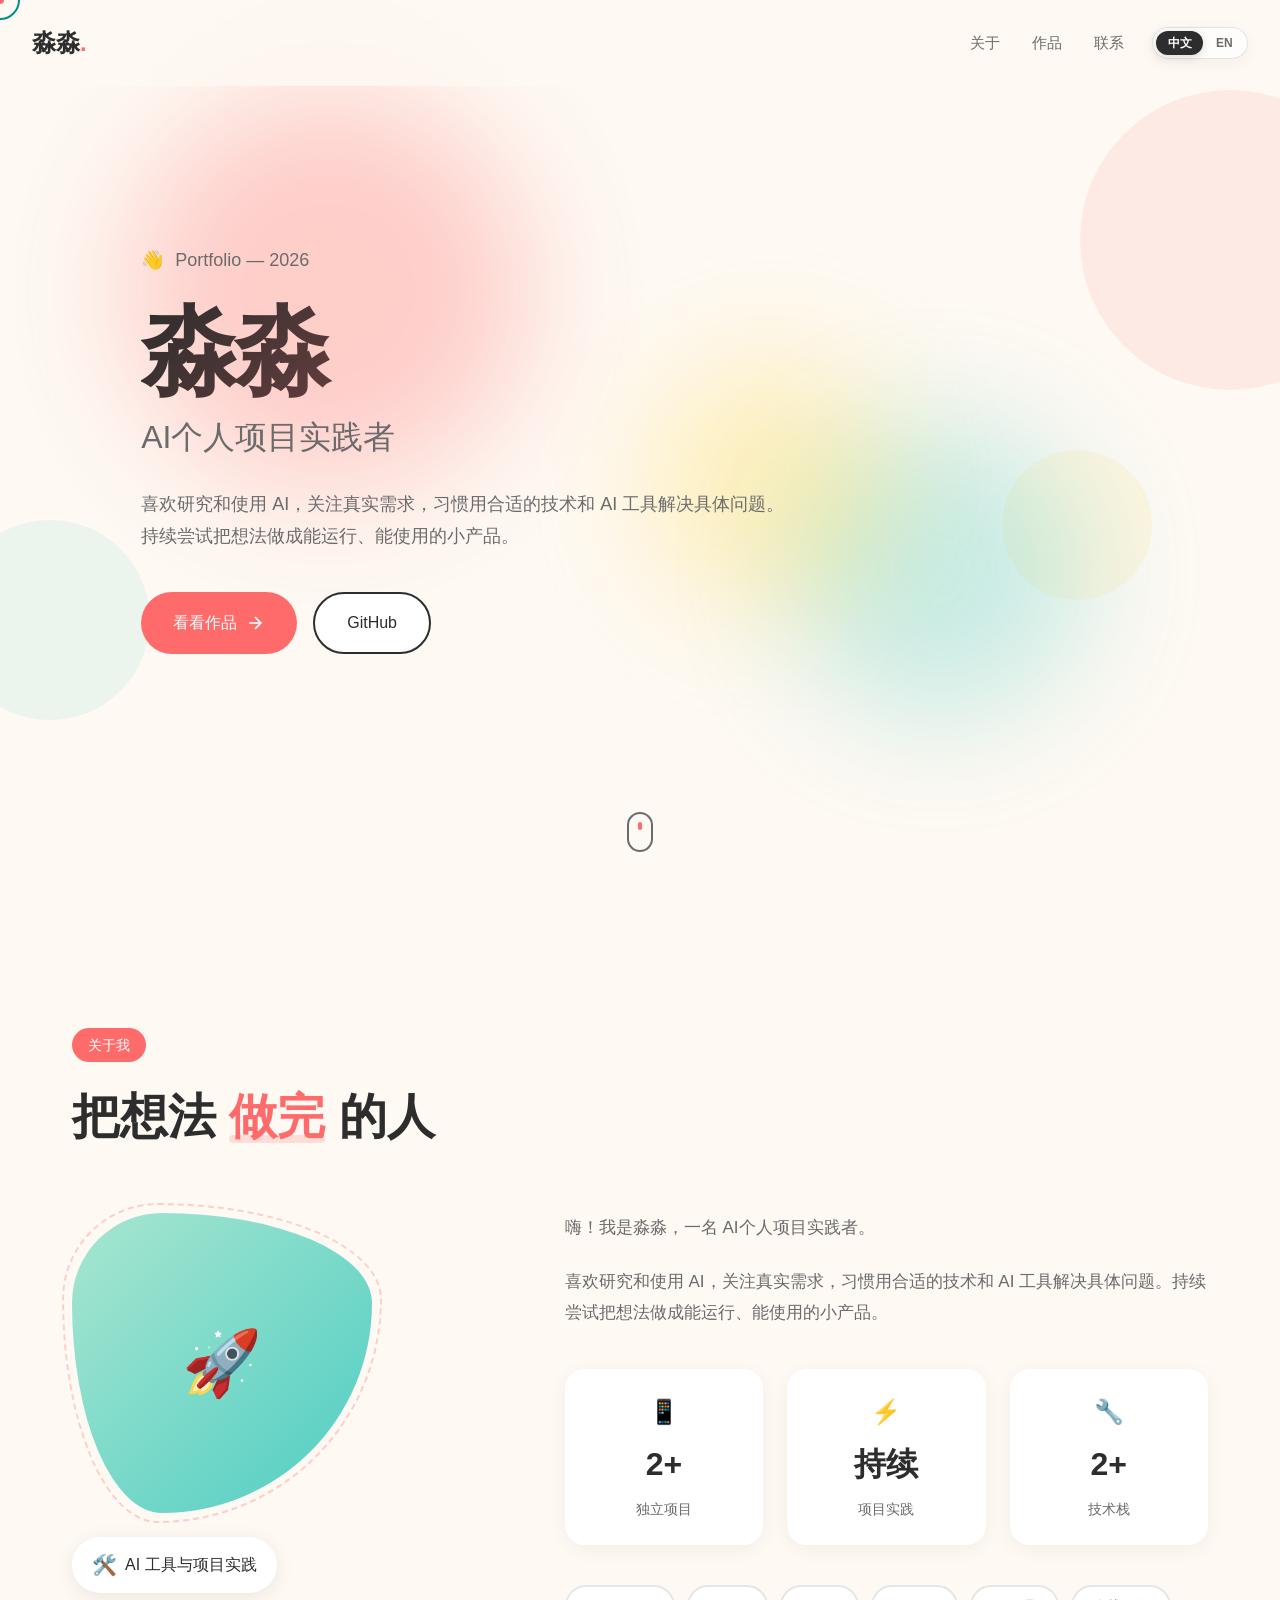
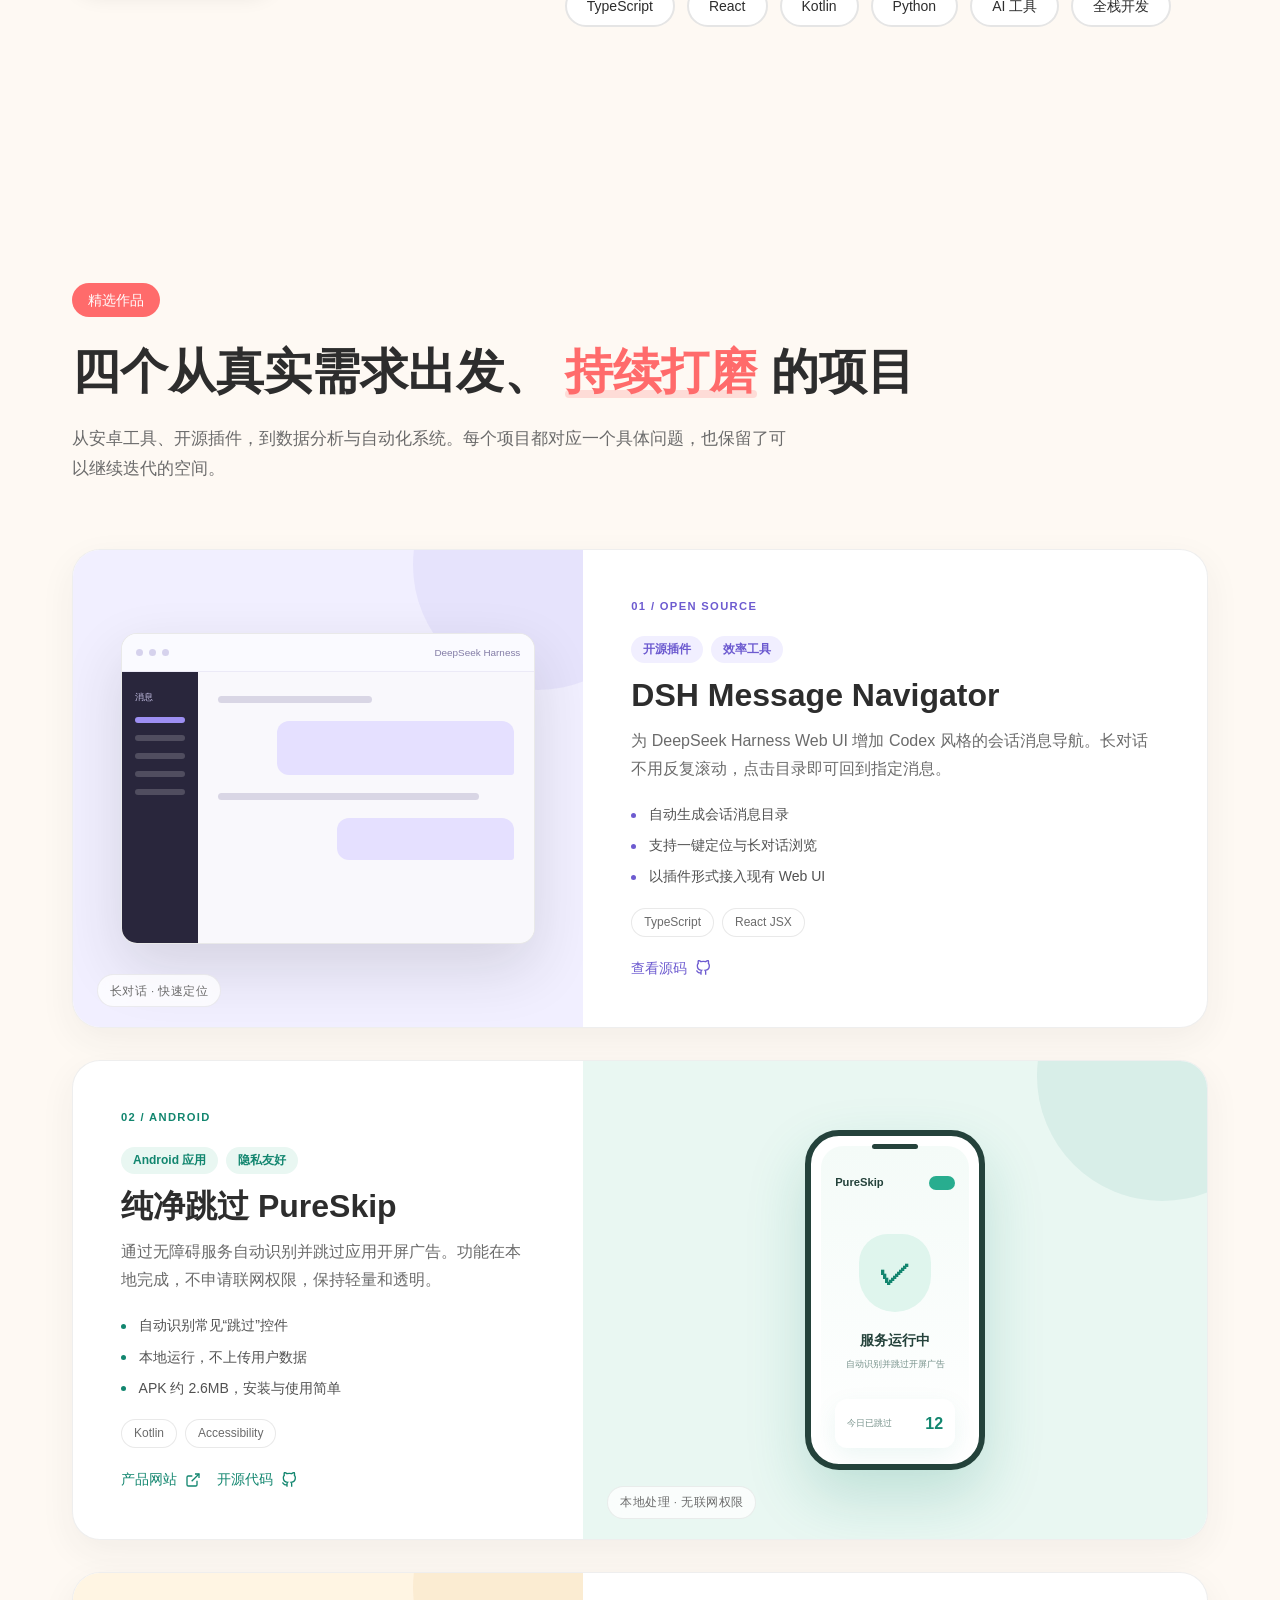
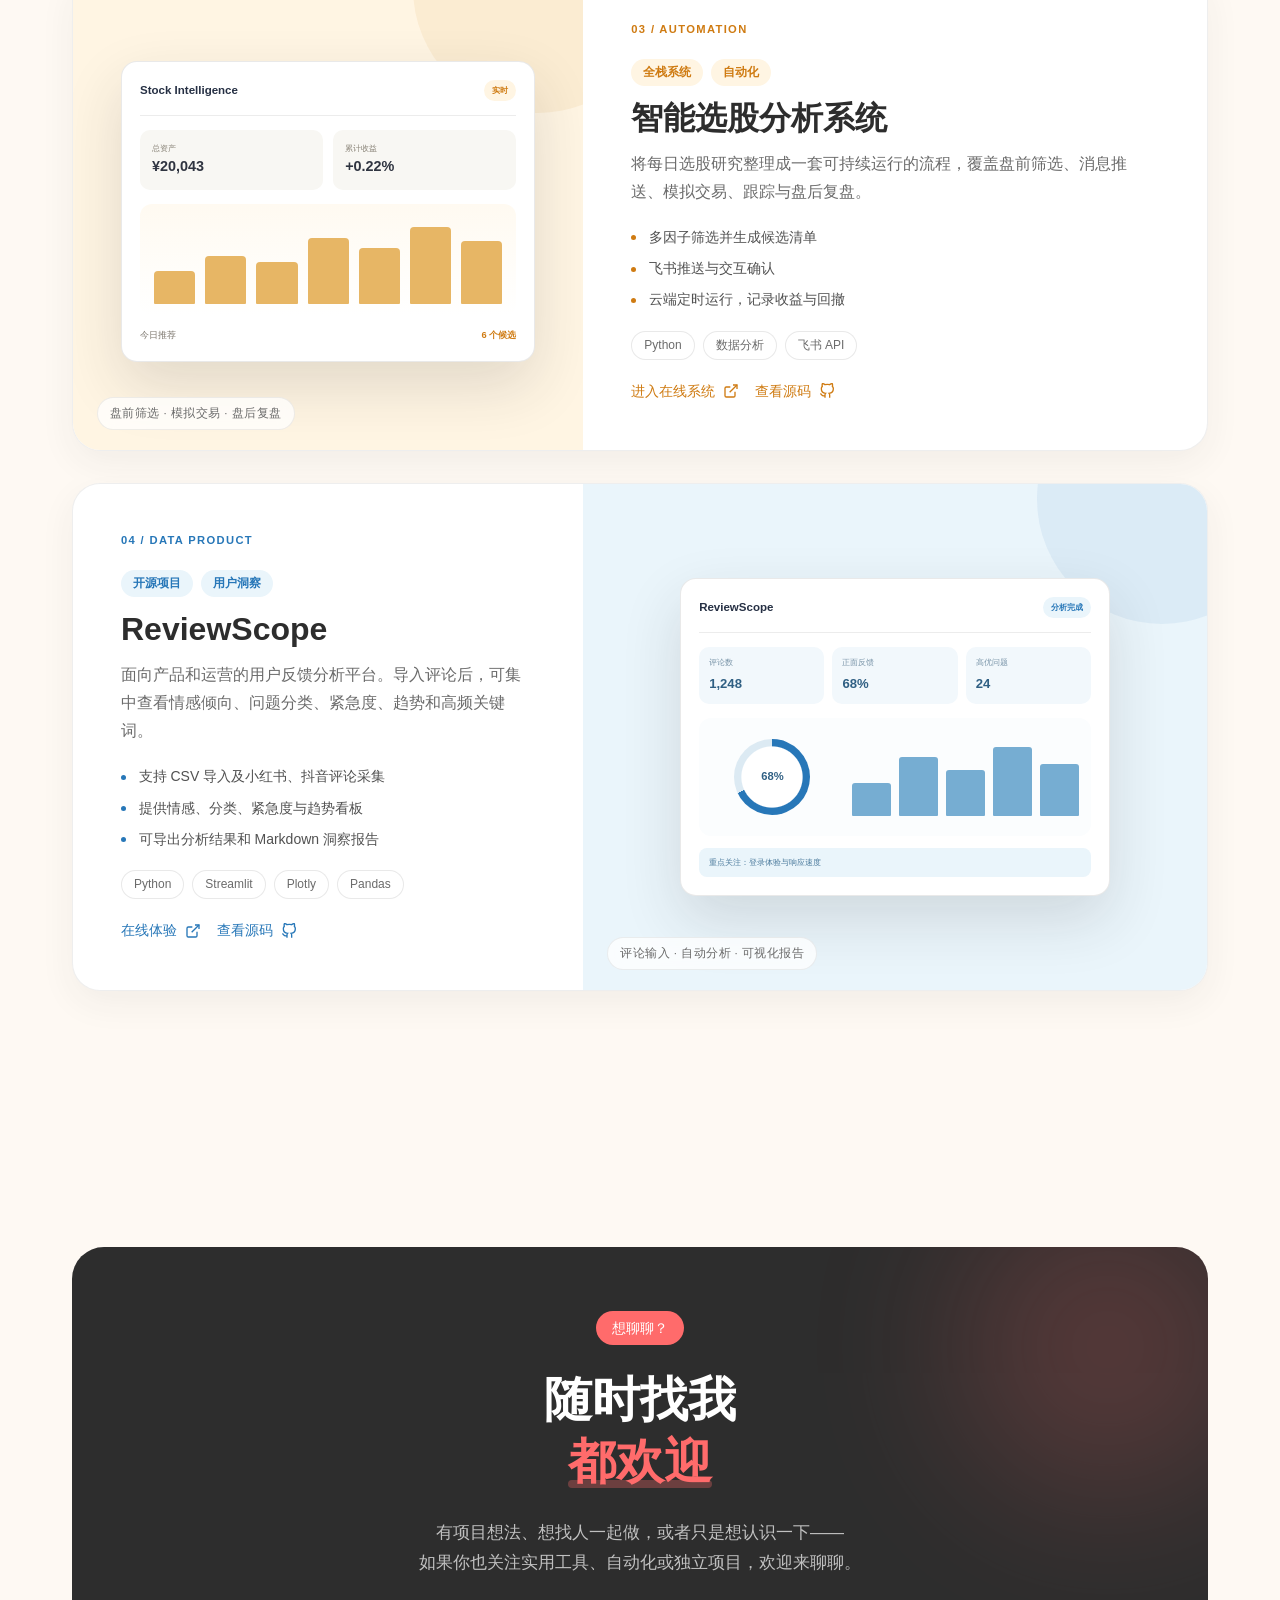
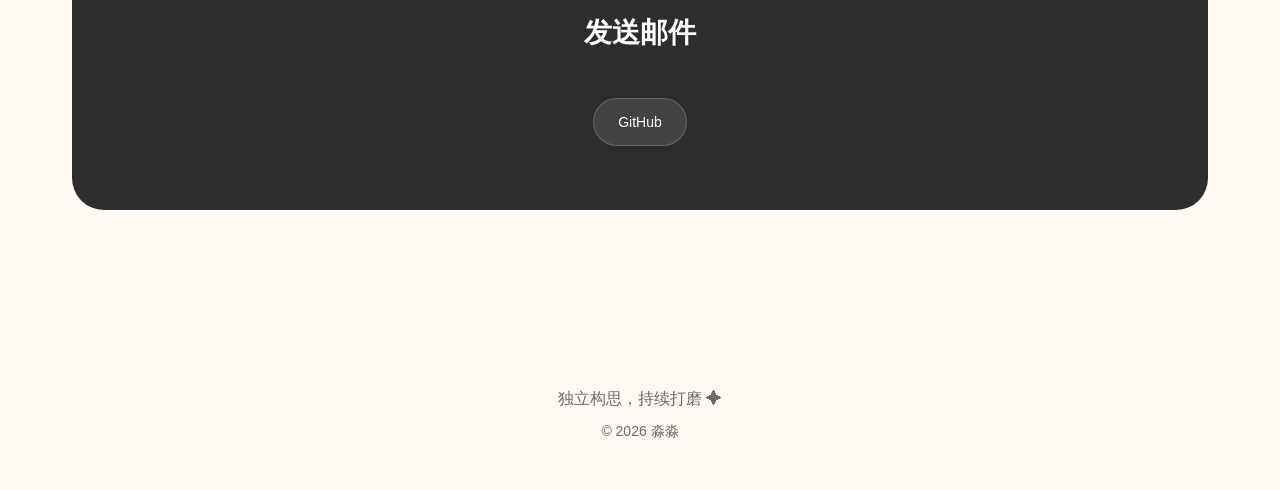
<file: index.html>
<!DOCTYPE html>
<html lang="zh-CN">
<head>
    <meta charset="UTF-8">
    <meta name="viewport" content="width=device-width, initial-scale=1.0">
    <title>淼淼 — 作品集</title>
    <meta name="description" content="淼淼的个人作品集：喜欢研究和使用 AI，关注真实需求，持续尝试把想法做成能运行、能使用的小产品。">
    <link rel="preconnect" href="https://fonts.googleapis.com">
    <link rel="preconnect" href="https://fonts.gstatic.com" crossorigin>
    <link href="https://fonts.googleapis.com/css2?family=Fraunces:ital,opsz,wght@0,9..144,400;0,9..144,600;0,9..144,900;1,9..144,500&family=Noto+Sans+SC:wght@300;400;500;700&display=swap" rel="stylesheet">
    <link rel="stylesheet" href="style.css">
</head>
<body>
    <!-- 鼠标形状跟随 -->
    <div class="cursor-shape"></div>
    <div class="cursor-dot"></div>

    <!-- 装饰元素 -->
    <div class="deco deco-1"></div>
    <div class="deco deco-2"></div>
    <div class="deco deco-3"></div>

    <!-- 导航栏 -->
    <nav class="nav">
        <a href="#" class="nav-logo"><span data-i18n="name">淼淼</span><span class="logo-dot">.</span></a>
        <div class="nav-actions">
            <div class="nav-menu">
                <a href="#about" class="nav-link" data-i18n="navAbout">关于</a>
                <a href="#work" class="nav-link" data-i18n="navWork">作品</a>
                <a href="#contact" class="nav-link" data-i18n="navContact">联系</a>
            </div>
            <div class="language-switch" role="group" aria-label="语言选择" data-i18n-aria="languageSwitch">
                <button type="button" class="language-option active" data-language="zh" aria-pressed="true">中文</button>
                <button type="button" class="language-option" data-language="en" aria-pressed="false">EN</button>
            </div>
        </div>
    </nav>

    <!-- Hero区 -->
    <section class="hero" id="hero">
        <div class="hero-bg">
            <div class="blob blob-1"></div>
            <div class="blob blob-2"></div>
            <div class="blob blob-3"></div>
        </div>
        <div class="hero-content">
            <div class="hero-greeting">
                <span class="wave">👋</span>
                <span>Portfolio — 2026</span>
            </div>
            <h1 class="hero-title">
                <span class="title-name" data-i18n="name">淼淼</span>
                <span class="title-role" data-i18n="heroRole">AI个人项目实践者</span>
            </h1>
            <p class="hero-desc">
                <span data-i18n="heroDesc1">喜欢研究和使用 AI，关注真实需求，习惯用合适的技术和 AI 工具解决具体问题。</span>
                <br>
                <span data-i18n="heroDesc2">持续尝试把想法做成能运行、能使用的小产品。</span>
            </p>
            <div class="hero-cta">
                <a href="#work" class="btn btn-primary">
                    <span data-i18n="viewWork">看看作品</span>
                    <svg width="20" height="20" viewBox="0 0 24 24" fill="none" stroke="currentColor" stroke-width="2">
                        <path d="M5 12h14M12 5l7 7-7 7"/>
                    </svg>
                </a>
                <a href="https://github.com/miaomiao636" target="_blank" rel="noopener" class="btn btn-secondary">GitHub</a>
            </div>
        </div>
        <div class="hero-scroll">
            <div class="scroll-mouse">
                <div class="scroll-wheel"></div>
            </div>
        </div>
    </section>

    <!-- 关于我 -->
    <section class="section about" id="about">
        <div class="container">
            <div class="section-header fade-in">
                <span class="section-tag" data-i18n="aboutTag">关于我</span>
                <h2 class="section-title">
                    <span data-i18n="aboutTitlePrefix">把想法</span>
                    <span class="title-highlight" data-i18n="aboutTitleHighlight">做完</span>
                    <span data-i18n="aboutTitleSuffix">的人</span>
                </h2>
            </div>
            <div class="about-grid">
                <div class="about-visual fade-in">
                    <div class="avatar-wrapper">
                        <div class="avatar-placeholder">
                            <span>🚀</span>
                        </div>
                        <div class="avatar-ring"></div>
                    </div>
                    <div class="about-badge">
                        <span class="badge-icon">🛠️</span>
                        <span class="badge-text" data-i18n="aboutBadge">AI 工具与项目实践</span>
                    </div>
                </div>
                <div class="about-content fade-in">
                    <p class="about-text" data-i18n="aboutIntro">嗨！我是淼淼，一名 AI个人项目实践者。</p>
                    <p class="about-text" data-i18n="aboutBody">喜欢研究和使用 AI，关注真实需求，习惯用合适的技术和 AI 工具解决具体问题。持续尝试把想法做成能运行、能使用的小产品。</p>
                    <div class="about-stats">
                        <div class="stat-card">
                            <span class="stat-emoji">📱</span>
                            <span class="stat-number" data-target="4">0</span>
                            <span class="stat-label" data-i18n="independentProjects">独立项目</span>
                        </div>
                        <div class="stat-card">
                            <span class="stat-emoji">⚡</span>
                            <span class="stat-number stat-text" data-i18n="ongoing">持续</span>
                            <span class="stat-label" data-i18n="projectPractice">项目实践</span>
                        </div>
                        <div class="stat-card">
                            <span class="stat-emoji">🔧</span>
                            <span class="stat-number" data-target="5">0</span>
                            <span class="stat-label" data-i18n="techStacks">技术栈</span>
                        </div>
                    </div>
                    <div class="about-skills">
                        <span class="skill-bubble">TypeScript</span>
                        <span class="skill-bubble">React</span>
                        <span class="skill-bubble">Kotlin</span>
                        <span class="skill-bubble">Python</span>
                        <span class="skill-bubble" data-i18n="aiTools">AI 工具</span>
                        <span class="skill-bubble" data-i18n="fullStackDevelopment">全栈开发</span>
                    </div>
                </div>
            </div>
        </div>
    </section>

    <!-- 作品展示 -->
    <section class="section work" id="work">
        <div class="container">
            <div class="section-header fade-in">
                <span class="section-tag" data-i18n="workTag">精选作品</span>
                <h2 class="section-title">
                    <span data-i18n="workTitlePrefix">四个从真实需求出发、</span>
                    <span class="title-highlight" data-i18n="workTitleHighlight">持续打磨</span>
                    <span data-i18n="workTitleSuffix">的项目</span>
                </h2>
                <p class="section-lead" data-i18n="workLead">从安卓工具、开源插件，到数据分析与自动化系统。每个项目都对应一个具体问题，也保留了可以继续迭代的空间。</p>
            </div>
            <div class="work-grid">
                <!-- 项目1: DSH Message Navigator -->
                <article class="work-card project-navigator fade-in">
                    <div class="card-visual" aria-label="DSH Message Navigator 界面示意" data-i18n-aria="navigatorAria">
                        <div class="mock-browser">
                            <div class="mock-browser-bar"><i></i><i></i><i></i><span>DeepSeek Harness</span></div>
                            <div class="navigator-preview">
                                <div class="navigator-rail">
                                    <span class="rail-title" data-i18n="messages">消息</span>
                                    <i class="active"></i><i></i><i></i><i></i><i></i>
                                </div>
                                <div class="navigator-chat">
                                    <div class="chat-line short"></div>
                                    <div class="chat-bubble"></div>
                                    <div class="chat-line"></div>
                                    <div class="chat-bubble small"></div>
                                </div>
                            </div>
                        </div>
                        <span class="visual-caption" data-i18n="navigatorCaption">长对话 · 快速定位</span>
                    </div>
                    <div class="card-info">
                        <span class="project-number">01 / OPEN SOURCE</span>
                        <div class="card-tags">
                            <span class="card-tag" data-i18n="openSourcePlugin">开源插件</span>
                            <span class="card-tag" data-i18n="productivityTool">效率工具</span>
                        </div>
                        <h3 class="card-title">DSH Message Navigator</h3>
                        <p class="card-desc" data-i18n="navigatorDesc">为 DeepSeek Harness Web UI 增加 Codex 风格的会话消息导航。长对话不用反复滚动，点击目录即可回到指定消息。</p>
                        <ul class="project-points">
                            <li data-i18n="navigatorPoint1">自动生成会话消息目录</li>
                            <li data-i18n="navigatorPoint2">支持一键定位与长对话浏览</li>
                            <li data-i18n="navigatorPoint3">以插件形式接入现有 Web UI</li>
                        </ul>
                        <div class="project-tech">
                            <span class="tech-tag">TypeScript</span>
                            <span class="tech-tag">React JSX</span>
                        </div>
                        <a href="https://github.com/miaomiao636/dsh-message-navigator" target="_blank" rel="noopener" class="card-link">
                            <span data-i18n="viewSource">查看源码</span>
                            <svg width="16" height="16" viewBox="0 0 24 24" fill="none" stroke="currentColor" stroke-width="2">
                                <path d="M9 19c-5 1.5-5-2.5-7-3m14 6v-3.87a3.37 3.37 0 0 0-.94-2.61c3.14-.35 6.44-1.54 6.44-7A5.44 5.44 0 0 0 20 4.77 5.07 5.07 0 0 0 19.91 1S18.73.65 16 2.48a13.38 13.38 0 0 0-7 0C6.27.65 5.09 1 5.09 1A5.07 5.07 0 0 0 5 4.77a5.44 5.44 0 0 0-1.5 3.78c0 5.42 3.3 6.61 6.44 7A3.37 3.37 0 0 0 9 18.13V22"/>
                            </svg>
                        </a>
                    </div>
                </article>
                <!-- 项目2: PureSkip -->
                <article class="work-card project-pureskip fade-in">
                    <div class="card-visual" aria-label="PureSkip 安卓应用界面示意" data-i18n-aria="pureskipAria">
                        <div class="phone-shell">
                            <div class="phone-speaker"></div>
                            <div class="phone-screen">
                                <div class="phone-appbar"><span>PureSkip</span><i></i></div>
                                <div class="shield-mark">✓</div>
                                <strong data-i18n="serviceRunning">服务运行中</strong>
                                <small data-i18n="skipSplashAds">自动识别并跳过开屏广告</small>
                                <div class="skip-stat"><span data-i18n="skippedToday">今日已跳过</span><b>12</b></div>
                            </div>
                        </div>
                        <span class="visual-caption" data-i18n="pureskipCaption">本地处理 · 无联网权限</span>
                    </div>
                    <div class="card-info">
                        <span class="project-number">02 / ANDROID</span>
                        <div class="card-tags">
                            <span class="card-tag" data-i18n="androidApp">Android 应用</span>
                            <span class="card-tag" data-i18n="privacyFriendly">隐私友好</span>
                        </div>
                        <h3 class="card-title" data-i18n="pureskipTitle">纯净跳过 PureSkip</h3>
                        <p class="card-desc" data-i18n="pureskipDesc">通过无障碍服务自动识别并跳过应用开屏广告。功能在本地完成，不申请联网权限，保持轻量和透明。</p>
                        <ul class="project-points">
                            <li data-i18n="pureskipPoint1">自动识别常见“跳过”控件</li>
                            <li data-i18n="pureskipPoint2">本地运行，不上传用户数据</li>
                            <li data-i18n="pureskipPoint3">APK 约 2.6MB，安装与使用简单</li>
                        </ul>
                        <div class="project-tech">
                            <span class="tech-tag">Kotlin</span>
                            <span class="tech-tag">Accessibility</span>
                        </div>
                        <div class="card-links">
                            <a href="https://pureskip.pages.dev/" target="_blank" rel="noopener" class="card-link">
                                <span data-i18n="productSite">产品网站</span>
                                <svg width="16" height="16" viewBox="0 0 24 24" fill="none" stroke="currentColor" stroke-width="2">
                                    <path d="M18 13v6a2 2 0 0 1-2 2H5a2 2 0 0 1-2-2V8a2 2 0 0 1 2-2h6"/><polyline points="15 3 21 3 21 9"/><line x1="10" y1="14" x2="21" y2="3"/>
                                </svg>
                            </a>
                            <a href="https://github.com/miaomiao636/PureSkip" target="_blank" rel="noopener" class="card-link">
                                <span data-i18n="sourceCode">开源代码</span>
                                <svg width="16" height="16" viewBox="0 0 24 24" fill="none" stroke="currentColor" stroke-width="2">
                                    <path d="M9 19c-5 1.5-5-2.5-7-3m14 6v-3.87a3.37 3.37 0 0 0-.94-2.61c3.14-.35 6.44-1.54 6.44-7A5.44 5.44 0 0 0 20 4.77 5.07 5.07 0 0 0 19.91 1S18.73.65 16 2.48a13.38 13.38 0 0 0-7 0C6.27.65 5.09 1 5.09 1A5.07 5.07 0 0 0 5 4.77a5.44 5.44 0 0 0-1.5 3.78c0 5.42 3.3 6.61 6.44 7A3.37 3.37 0 0 0 9 18.13V22"/>
                                </svg>
                            </a>
                        </div>
                    </div>
                </article>
                <!-- 项目3: 智能选股分析系统 -->
                <article class="work-card project-stock fade-in">
                    <div class="card-visual" aria-label="智能选股分析系统看板示意" data-i18n-aria="stockAria">
                        <div class="dashboard-preview stock-preview">
                            <div class="dashboard-top"><span>Stock Intelligence</span><i data-i18n="live">实时</i></div>
                            <div class="metric-row"><b><span data-i18n="totalAssets">总资产</span><br><strong>¥20,043</strong></b><b><span data-i18n="cumulativeReturn">累计收益</span><br><strong>+0.22%</strong></b></div>
                            <div class="stock-chart"><i></i><i></i><i></i><i></i><i></i><i></i><i></i></div>
                            <div class="stock-list"><span data-i18n="todaysPicks">今日推荐</span><b data-i18n="sixCandidates">6 个候选</b></div>
                        </div>
                        <span class="visual-caption" data-i18n="stockCaption">盘前筛选 · 模拟交易 · 盘后复盘</span>
                    </div>
                    <div class="card-info">
                        <span class="project-number">03 / AUTOMATION</span>
                        <div class="card-tags">
                            <span class="card-tag" data-i18n="fullStackSystem">全栈系统</span>
                            <span class="card-tag" data-i18n="automation">自动化</span>
                        </div>
                        <h3 class="card-title" data-i18n="stockTitle">智能选股分析系统</h3>
                        <p class="card-desc" data-i18n="stockDesc">将每日选股研究整理成一套可持续运行的流程，覆盖盘前筛选、消息推送、模拟交易、跟踪与盘后复盘。</p>
                        <ul class="project-points">
                            <li data-i18n="stockPoint1">多因子筛选并生成候选清单</li>
                            <li data-i18n="stockPoint2">飞书推送与交互确认</li>
                            <li data-i18n="stockPoint3">云端定时运行，记录收益与回撤</li>
                        </ul>
                        <div class="project-tech">
                            <span class="tech-tag">Python</span>
                            <span class="tech-tag" data-i18n="dataAnalysis">数据分析</span>
                            <span class="tech-tag" data-i18n="feishuApi">飞书 API</span>
                        </div>
                        <div class="card-links">
                            <a href="http://49.233.30.134/" target="_blank" rel="noopener" class="card-link">
                                <span data-i18n="openLiveSystem">进入在线系统</span>
                                <svg width="16" height="16" viewBox="0 0 24 24" fill="none" stroke="currentColor" stroke-width="2">
                                    <path d="M18 13v6a2 2 0 0 1-2 2H5a2 2 0 0 1-2-2V8a2 2 0 0 1 2-2h6"/><polyline points="15 3 21 3 21 9"/><line x1="10" y1="14" x2="21" y2="3"/>
                                </svg>
                            </a>
                            <a href="https://github.com/miaomiao636/stock-intelligence" target="_blank" rel="noopener" class="card-link">
                                <span data-i18n="viewSource">查看源码</span>
                                <svg width="16" height="16" viewBox="0 0 24 24" fill="none" stroke="currentColor" stroke-width="2">
                                    <path d="M9 19c-5 1.5-5-2.5-7-3m14 6v-3.87a3.37 3.37 0 0 0-.94-2.61c3.14-.35 6.44-1.54 6.44-7A5.44 5.44 0 0 0 20 4.77 5.07 5.07 0 0 0 19.91 1S18.73.65 16 2.48a13.38 13.38 0 0 0-7 0C6.27.65 5.09 1 5.09 1A5.07 5.07 0 0 0 5 4.77a5.44 5.44 0 0 0-1.5 3.78c0 5.42 3.3 6.61 6.44 7A3.37 3.37 0 0 0 9 18.13V22"/>
                                </svg>
                            </a>
                        </div>
                    </div>
                </article>

                <!-- 项目4: ReviewScope -->
                <article class="work-card project-reviewscope fade-in">
                    <div class="card-visual" aria-label="ReviewScope 用户反馈分析看板示意" data-i18n-aria="reviewscopeAria">
                        <div class="dashboard-preview review-preview">
                            <div class="dashboard-top"><span>ReviewScope</span><i data-i18n="analysisComplete">分析完成</i></div>
                            <div class="review-metrics"><b><small data-i18n="reviews">评论数</small>1,248</b><b><small data-i18n="positive">正面反馈</small>68%</b><b><small data-i18n="highPriority">高优问题</small>24</b></div>
                            <div class="review-main">
                                <div class="donut"><span>68%</span></div>
                                <div class="review-bars"><i></i><i></i><i></i><i></i><i></i></div>
                            </div>
                            <div class="insight-chip" data-i18n="reviewInsight">重点关注：登录体验与响应速度</div>
                        </div>
                        <span class="visual-caption" data-i18n="reviewscopeCaption">评论输入 · 自动分析 · 可视化报告</span>
                    </div>
                    <div class="card-info">
                        <span class="project-number">04 / DATA PRODUCT</span>
                        <div class="card-tags">
                            <span class="card-tag" data-i18n="openSourceProject">开源项目</span>
                            <span class="card-tag" data-i18n="userInsights">用户洞察</span>
                        </div>
                        <h3 class="card-title">ReviewScope</h3>
                        <p class="card-desc" data-i18n="reviewscopeDesc">面向产品和运营的用户反馈分析平台。导入评论后，可集中查看情感倾向、问题分类、紧急度、趋势和高频关键词。</p>
                        <ul class="project-points">
                            <li data-i18n="reviewscopePoint1">支持 CSV 导入及小红书、抖音评论采集</li>
                            <li data-i18n="reviewscopePoint2">提供情感、分类、紧急度与趋势看板</li>
                            <li data-i18n="reviewscopePoint3">可导出分析结果和 Markdown 洞察报告</li>
                        </ul>
                        <div class="project-tech">
                            <span class="tech-tag">Python</span>
                            <span class="tech-tag">Streamlit</span>
                            <span class="tech-tag">Plotly</span>
                            <span class="tech-tag">Pandas</span>
                        </div>
                        <div class="card-links">
                            <a href="https://reviewscope.streamlit.app/" target="_blank" rel="noopener" class="card-link">
                                <span data-i18n="liveDemo">在线体验</span>
                                <svg width="16" height="16" viewBox="0 0 24 24" fill="none" stroke="currentColor" stroke-width="2">
                                    <path d="M18 13v6a2 2 0 0 1-2 2H5a2 2 0 0 1-2-2V8a2 2 0 0 1 2-2h6"/><polyline points="15 3 21 3 21 9"/><line x1="10" y1="14" x2="21" y2="3"/>
                                </svg>
                            </a>
                            <a href="https://github.com/miaomiao636/ReviewScope" target="_blank" rel="noopener" class="card-link">
                                <span data-i18n="viewSource">查看源码</span>
                                <svg width="16" height="16" viewBox="0 0 24 24" fill="none" stroke="currentColor" stroke-width="2">
                                    <path d="M9 19c-5 1.5-5-2.5-7-3m14 6v-3.87a3.37 3.37 0 0 0-.94-2.61c3.14-.35 6.44-1.54 6.44-7A5.44 5.44 0 0 0 20 4.77 5.07 5.07 0 0 0 19.91 1S18.73.65 16 2.48a13.38 13.38 0 0 0-7 0C6.27.65 5.09 1 5.09 1A5.07 5.07 0 0 0 5 4.77a5.44 5.44 0 0 0-1.5 3.78c0 5.42 3.3 6.61 6.44 7A3.37 3.37 0 0 0 9 18.13V22"/>
                                </svg>
                            </a>
                        </div>
                    </div>
                </article>
            </div>
        </div>
    </section>

    <!-- 联系方式 -->
    <section class="section contact" id="contact">
        <div class="container">
            <div class="contact-wrapper fade-in">
                <div class="contact-bg">
                    <div class="contact-blob"></div>
                </div>
                <div class="contact-content">
                    <span class="contact-tag" data-i18n="contactTag">想聊聊？</span>
                    <h2 class="contact-title">
                        <span data-i18n="contactTitlePrefix">随时找我</span>
                        <br>
                        <span class="title-highlight" data-i18n="contactTitleHighlight">都欢迎</span>
                    </h2>
                    <p class="contact-desc">
                        <span data-i18n="contactDesc1">有项目想法、想找人一起做，或者只是想认识一下——</span>
                        <br>
                        <span data-i18n="contactDesc2">如果你也关注实用工具、自动化或独立项目，欢迎来聊聊。</span>
                    </p>
                    <a href="mailto:2795542990@qq.com" class="contact-profile" aria-label="发送邮件" data-i18n-aria="sendEmail">
                        <span data-i18n="sendEmail">发送邮件</span>
                    </a>
                    <div class="contact-social">
                        <a href="https://github.com/miaomiao636" target="_blank" rel="noopener" class="social-btn">
                            <span class="social-icon">GitHub</span>
                        </a>
                    </div>
                </div>
            </div>
        </div>
    </section>

    <!-- 页脚 -->
    <footer class="footer">
        <div class="container">
            <div class="footer-content">
                <p class="footer-text" data-i18n="footerText">独立构思，持续打磨 ✦</p>
                <p class="footer-copy">&copy; 2026 <span data-i18n="name">淼淼</span></p>
            </div>
        </div>
    </footer>

    <script src="script.js"></script>
</body>
</html>
</file>
<file: style.css>
/* 创意艺术风 - 样式表 */

/* 基础重置 */
* {
    margin: 0;
    padding: 0;
    box-sizing: border-box;
}

:root {
    --color-bg: #fef9f3;
    --color-text: #2d2d2d;
    --color-text-light: #6b6b6b;
    --color-accent-1: #ff6b6b;
    --color-accent-2: #4ecdc4;
    --color-accent-3: #a8e6cf;
    --color-accent-4: #ffd93d;
    --color-accent-5: #ff8a5c;
    --color-card-bg: #ffffff;
    --color-border: #e5e5e5;
    --font-sans: -apple-system, BlinkMacSystemFont, "Segoe UI", Roboto, sans-serif;
    --transition: all 0.4s cubic-bezier(0.4, 0, 0.2, 1);
    --bounce: all 0.5s cubic-bezier(0.68, -0.55, 0.265, 1.55);
}

html {
    scroll-behavior: smooth;
    font-size: 16px;
}

body {
    font-family: var(--font-sans);
    background: var(--color-bg);
    color: var(--color-text);
    line-height: 1.6;
    overflow-x: hidden;
    cursor: none;
}

a {
    text-decoration: none;
    color: inherit;
}

/* 鼠标形状跟随 */
.cursor-shape {
    position: fixed;
    width: 40px;
    height: 40px;
    border: 2px solid var(--color-accent-1);
    border-radius: 50%;
    pointer-events: none;
    z-index: 9999;
    transform: translate(-50%, -50%);
    transition: width 0.3s, height 0.3s, border-radius 0.3s, border-color 0.3s;
    mix-blend-mode: difference;
}

.cursor-shape.squircle {
    border-radius: 30%;
    width: 50px;
    height: 50px;
    border-color: var(--color-accent-2);
}

.cursor-dot {
    position: fixed;
    width: 8px;
    height: 8px;
    background: var(--color-accent-1);
    border-radius: 50%;
    pointer-events: none;
    z-index: 9999;
    transform: translate(-50%, -50%);
    transition: transform 0.1s;
}

/* 装饰元素 */
.deco {
    position: fixed;
    border-radius: 50%;
    pointer-events: none;
    z-index: 0;
    opacity: 0.1;
}

.deco-1 {
    width: 300px;
    height: 300px;
    background: var(--color-accent-1);
    top: 10%;
    right: -100px;
    animation: float 8s ease-in-out infinite;
}

.deco-2 {
    width: 200px;
    height: 200px;
    background: var(--color-accent-2);
    bottom: 20%;
    left: -50px;
    animation: float 6s ease-in-out infinite reverse;
}

.deco-3 {
    width: 150px;
    height: 150px;
    background: var(--color-accent-4);
    top: 50%;
    right: 10%;
    animation: float 10s ease-in-out infinite;
}

@keyframes float {
    0%, 100% { transform: translate(0, 0) rotate(0deg); }
    25% { transform: translate(20px, -20px) rotate(5deg); }
    50% { transform: translate(-10px, 20px) rotate(-5deg); }
    75% { transform: translate(15px, 10px) rotate(3deg); }
}

/* 容器 */
.container {
    max-width: 1200px;
    margin: 0 auto;
    padding: 0 2rem;
    position: relative;
    z-index: 1;
}

/* 导航栏 */
.nav {
    position: fixed;
    top: 0;
    left: 0;
    right: 0;
    padding: 1.5rem 2rem;
    display: flex;
    justify-content: space-between;
    align-items: center;
    z-index: 100;
    background: rgba(254, 249, 243, 0.8);
    backdrop-filter: blur(20px);
}

.nav-logo {
    font-size: 1.5rem;
    font-weight: 700;
    color: var(--color-text);
    transition: var(--transition);
}

.logo-dot {
    color: var(--color-accent-1);
}

.nav-logo:hover {
    color: var(--color-accent-1);
}

.nav-actions {
    display: flex;
    align-items: center;
    gap: 1.75rem;
}

.nav-menu {
    display: flex;
    gap: 2rem;
}

.language-switch {
    display: inline-flex;
    align-items: center;
    gap: 0.125rem;
    padding: 0.2rem;
    border: 1px solid rgba(45, 45, 45, 0.12);
    border-radius: 999px;
    background: rgba(255, 255, 255, 0.72);
    box-shadow: 0 4px 16px rgba(45, 45, 45, 0.05);
}

.language-option {
    appearance: none;
    border: 0;
    border-radius: 999px;
    padding: 0.38rem 0.7rem;
    background: transparent;
    color: var(--color-text-light);
    font-family: inherit;
    font-size: 0.75rem;
    font-weight: 600;
    line-height: 1;
    cursor: none;
    transition: color 0.2s ease, background 0.2s ease, box-shadow 0.2s ease;
}

.language-option:hover {
    color: var(--color-text);
}

.language-option.active {
    background: var(--color-text);
    color: #ffffff;
    box-shadow: 0 2px 8px rgba(45, 45, 45, 0.18);
}

.language-option:focus-visible {
    outline: 3px solid rgba(255, 107, 107, 0.35);
    outline-offset: 2px;
}

.nav-link {
    font-size: 0.9375rem;
    color: var(--color-text-light);
    transition: var(--transition);
    position: relative;
    padding: 0.25rem 0;
}

.nav-link:hover {
    color: var(--color-text);
}

.nav-link::after {
    content: '';
    position: absolute;
    bottom: 0;
    left: 0;
    width: 0;
    height: 2px;
    background: var(--color-accent-1);
    border-radius: 2px;
    transition: var(--transition);
}

.nav-link:hover::after {
    width: 100%;
}

/* Hero区 */
.hero {
    min-height: 100vh;
    display: flex;
    flex-direction: column;
    justify-content: center;
    position: relative;
    padding: 0 2rem;
    overflow: hidden;
}

.hero-bg {
    position: absolute;
    top: 0;
    left: 0;
    right: 0;
    bottom: 0;
    z-index: 0;
}

.blob {
    position: absolute;
    border-radius: 50%;
    filter: blur(60px);
    opacity: 0.3;
}

.blob-1 {
    width: 400px;
    height: 400px;
    background: var(--color-accent-1);
    top: 10%;
    left: 10%;
    animation: blobFloat 10s ease-in-out infinite;
}

.blob-2 {
    width: 300px;
    height: 300px;
    background: var(--color-accent-2);
    bottom: 20%;
    right: 15%;
    animation: blobFloat 8s ease-in-out infinite reverse;
}

.blob-3 {
    width: 250px;
    height: 250px;
    background: var(--color-accent-4);
    top: 40%;
    right: 30%;
    animation: blobFloat 12s ease-in-out infinite;
}

@keyframes blobFloat {
    0%, 100% { transform: translate(0, 0) scale(1); }
    33% { transform: translate(30px, -30px) scale(1.1); }
    66% { transform: translate(-20px, 20px) scale(0.9); }
}

.hero-content {
    position: relative;
    z-index: 1;
    width: min(100%, 1100px);
    max-width: none;
    margin: 0 auto;
    padding-left: clamp(0rem, 4vw, 4rem);
}

.hero-greeting {
    display: inline-flex;
    align-items: center;
    gap: 0.75rem;
    font-size: 1.125rem;
    color: var(--color-text-light);
    margin-bottom: 1.5rem;
    opacity: 0;
    animation: fadeInUp 0.8s ease forwards;
    animation-delay: 0.2s;
}

.wave {
    display: inline-block;
    animation: wave 2.5s infinite;
    transform-origin: 70% 70%;
}

@keyframes wave {
    0%, 100% { transform: rotate(0deg); }
    10% { transform: rotate(14deg); }
    20% { transform: rotate(-8deg); }
    30% { transform: rotate(14deg); }
    40% { transform: rotate(-4deg); }
    50% { transform: rotate(10deg); }
    60% { transform: rotate(0deg); }
}

.hero-title {
    margin-bottom: 1.5rem;
    opacity: 0;
    animation: fadeInUp 0.8s ease forwards;
    animation-delay: 0.4s;
}

.title-name {
    display: block;
    font-size: clamp(3rem, 8vw, 6rem);
    font-weight: 800;
    line-height: 1.1;
    letter-spacing: -0.03em;
    background: linear-gradient(135deg, var(--color-text) 0%, var(--color-accent-1) 100%);
    -webkit-background-clip: text;
    -webkit-text-fill-color: transparent;
    background-clip: text;
}

.title-role {
    display: block;
    font-size: clamp(1.25rem, 3vw, 2rem);
    font-weight: 400;
    color: var(--color-text-light);
    margin-top: 0.5rem;
}

.hero-desc {
    font-size: 1.125rem;
    color: var(--color-text-light);
    max-width: 800px;
    margin-bottom: 2.5rem;
    line-height: 1.8;
    opacity: 0;
    animation: fadeInUp 0.8s ease forwards;
    animation-delay: 0.6s;
}

.hero-cta {
    display: flex;
    gap: 1rem;
    flex-wrap: wrap;
    opacity: 0;
    animation: fadeInUp 0.8s ease forwards;
    animation-delay: 0.8s;
}

.btn {
    display: inline-flex;
    align-items: center;
    gap: 0.5rem;
    padding: 1rem 2rem;
    font-size: 1rem;
    font-weight: 500;
    border-radius: 50px;
    transition: var(--bounce);
    cursor: none;
    text-decoration: none;
}

.btn-primary {
    background: var(--color-accent-1);
    color: white;
}

.btn-primary:hover {
    background: #ff5252;
    transform: translateY(-3px) scale(1.02);
    box-shadow: 0 10px 30px rgba(255, 107, 107, 0.3);
}

.btn-secondary {
    background: var(--color-card-bg);
    color: var(--color-text);
    border: 2px solid var(--color-text);
}

.btn-secondary:hover {
    background: var(--color-text);
    color: white;
    transform: translateY(-3px) scale(1.02);
}

.hero-scroll {
    position: absolute;
    bottom: 3rem;
    left: 50%;
    transform: translateX(-50%);
    z-index: 1;
}

.scroll-mouse {
    width: 26px;
    height: 40px;
    border: 2px solid var(--color-text-light);
    border-radius: 13px;
    position: relative;
}

.scroll-wheel {
    width: 4px;
    height: 8px;
    background: var(--color-accent-1);
    border-radius: 2px;
    position: absolute;
    top: 8px;
    left: 50%;
    transform: translateX(-50%);
    animation: scrollWheel 2s infinite;
}

@keyframes scrollWheel {
    0% { opacity: 1; top: 8px; }
    100% { opacity: 0; top: 24px; }
}

/* 通用区块 */
.section {
    padding: 8rem 0;
    position: relative;
    z-index: 1;
}

.section-header {
    margin-bottom: 4rem;
}

.section-tag {
    display: inline-block;
    padding: 0.375rem 1rem;
    background: var(--color-accent-1);
    color: white;
    border-radius: 50px;
    font-size: 0.875rem;
    font-weight: 500;
    margin-bottom: 1.5rem;
}

.section-title {
    font-size: clamp(2rem, 4vw, 3rem);
    font-weight: 700;
    line-height: 1.3;
}

.section-lead {
    max-width: 720px;
    margin-top: 1.25rem;
    color: var(--color-text-light);
    font-size: 1.0625rem;
    line-height: 1.8;
}

.title-highlight {
    color: var(--color-accent-1);
    position: relative;
}

.title-highlight::after {
    content: '';
    position: absolute;
    bottom: 0;
    left: 0;
    width: 100%;
    height: 8px;
    background: rgba(255, 107, 107, 0.2);
    border-radius: 4px;
    z-index: -1;
}

/* 关于我 */
.about-grid {
    display: grid;
    grid-template-columns: 1fr 1.5fr;
    gap: 4rem;
    align-items: start;
}

.about-visual {
    position: relative;
}

.avatar-wrapper {
    position: relative;
    width: 100%;
    max-width: 300px;
}

.avatar-placeholder {
    width: 100%;
    aspect-ratio: 1;
    background: linear-gradient(135deg, var(--color-accent-3), var(--color-accent-2));
    border-radius: 30% 70% 70% 30% / 30% 30% 70% 70%;
    display: flex;
    align-items: center;
    justify-content: center;
    font-size: 4rem;
    animation: morph 8s ease-in-out infinite;
}

@keyframes morph {
    0%, 100% { border-radius: 30% 70% 70% 30% / 30% 30% 70% 70%; }
    25% { border-radius: 58% 42% 75% 25% / 76% 46% 54% 24%; }
    50% { border-radius: 50% 50% 33% 67% / 55% 27% 73% 45%; }
    75% { border-radius: 33% 67% 58% 42% / 63% 68% 32% 37%; }
}

.avatar-ring {
    position: absolute;
    top: -10px;
    left: -10px;
    right: -10px;
    bottom: -10px;
    border: 2px dashed var(--color-accent-1);
    border-radius: 30% 70% 70% 30% / 30% 30% 70% 70%;
    animation: morph 8s ease-in-out infinite reverse;
    opacity: 0.3;
}

.about-badge {
    display: inline-flex;
    align-items: center;
    gap: 0.5rem;
    padding: 0.75rem 1.25rem;
    background: var(--color-card-bg);
    border-radius: 50px;
    box-shadow: 0 4px 20px rgba(0, 0, 0, 0.08);
    margin-top: 1.5rem;
    font-weight: 500;
}

.badge-icon {
    font-size: 1.25rem;
}

.about-text {
    font-size: 1.0625rem;
    color: var(--color-text-light);
    margin-bottom: 1.5rem;
    line-height: 1.8;
}

.about-stats {
    display: grid;
    grid-template-columns: repeat(3, 1fr);
    gap: 1.5rem;
    margin: 2.5rem 0;
}

.stat-card {
    display: flex;
    flex-direction: column;
    align-items: center;
    gap: 0.5rem;
    padding: 1.5rem;
    background: var(--color-card-bg);
    border-radius: 20px;
    box-shadow: 0 4px 20px rgba(0, 0, 0, 0.05);
    transition: var(--bounce);
}

.stat-card:hover {
    transform: translateY(-5px);
    box-shadow: 0 8px 30px rgba(0, 0, 0, 0.1);
}

.stat-emoji {
    font-size: 1.5rem;
}

.stat-number {
    font-size: 2rem;
    font-weight: 700;
    color: var(--color-text);
}

.stat-label {
    font-size: 0.875rem;
    color: var(--color-text-light);
}

.about-skills {
    display: flex;
    flex-wrap: wrap;
    gap: 0.75rem;
}

.skill-bubble {
    padding: 0.5rem 1.25rem;
    background: var(--color-card-bg);
    border: 2px solid var(--color-border);
    border-radius: 50px;
    font-size: 0.875rem;
    font-weight: 500;
    color: var(--color-text);
    transition: var(--bounce);
    cursor: none;
}

.skill-bubble:hover {
    background: var(--color-accent-1);
    border-color: var(--color-accent-1);
    color: white;
    transform: scale(1.05) rotate(-2deg);
}

/* 作品展示 */
.work-grid {
    display: flex;
    flex-direction: column;
    gap: 2rem;
}

.work-card {
    --project-accent: #ff6b6b;
    --project-soft: #fff1ef;
    position: relative;
    display: grid;
    grid-template-columns: minmax(0, 0.9fr) minmax(0, 1.1fr);
    min-height: 430px;
    background: var(--color-card-bg);
    border: 1px solid rgba(45, 45, 45, 0.08);
    border-radius: 28px;
    overflow: hidden;
    box-shadow: 0 12px 36px rgba(45, 45, 45, 0.06);
    transition: transform 0.35s ease, box-shadow 0.35s ease, border-color 0.35s ease;
    cursor: none;
}

.work-card:nth-child(even) .card-visual {
    order: 2;
}

.work-card:nth-child(even) .card-info {
    order: 1;
}

.work-card:hover {
    transform: translateY(-6px);
    border-color: color-mix(in srgb, var(--project-accent) 35%, transparent);
    box-shadow: 0 20px 48px rgba(45, 45, 45, 0.1);
}

.card-visual {
    position: relative;
    min-height: 100%;
    padding: 3rem;
    display: flex;
    align-items: center;
    justify-content: center;
    background: var(--project-soft);
    overflow: hidden;
}

.card-visual::before {
    content: '';
    position: absolute;
    width: 250px;
    height: 250px;
    top: -110px;
    right: -80px;
    border-radius: 50%;
    background: var(--project-accent);
    opacity: 0.08;
}

.project-navigator {
    --project-accent: #6d5bd0;
    --project-soft: #f1efff;
}

.project-pureskip {
    --project-accent: #12866f;
    --project-soft: #e9f7f2;
}

.project-stock {
    --project-accent: #cf7b12;
    --project-soft: #fff5e3;
}

.project-reviewscope {
    --project-accent: #2777b8;
    --project-soft: #eaf5fb;
}

.visual-caption {
    position: absolute;
    left: 1.5rem;
    bottom: 1.25rem;
    padding: 0.4rem 0.75rem;
    border: 1px solid rgba(45, 45, 45, 0.08);
    border-radius: 50px;
    background: rgba(255, 255, 255, 0.75);
    backdrop-filter: blur(8px);
    color: var(--color-text-light);
    font-size: 0.72rem;
    letter-spacing: 0.04em;
}

.mock-browser,
.dashboard-preview {
    position: relative;
    width: 100%;
    max-width: 430px;
    border: 1px solid rgba(45, 45, 45, 0.1);
    border-radius: 16px;
    background: #ffffff;
    box-shadow: 0 24px 60px rgba(45, 45, 45, 0.14);
    overflow: hidden;
    transition: transform 0.4s ease;
}

.work-card:hover .mock-browser,
.work-card:hover .dashboard-preview,
.work-card:hover .phone-shell {
    transform: translateY(-4px) scale(1.01);
}

.mock-browser {
    aspect-ratio: 4 / 3;
}

.mock-browser-bar {
    height: 38px;
    display: flex;
    align-items: center;
    gap: 6px;
    padding: 0 14px;
    border-bottom: 1px solid #eceaf7;
    background: #fafaff;
}

.mock-browser-bar i {
    width: 7px;
    height: 7px;
    border-radius: 50%;
    background: #d6d2ed;
}

.mock-browser-bar span {
    margin-left: auto;
    color: #837ca6;
    font-size: 0.62rem;
}

.navigator-preview {
    display: grid;
    grid-template-columns: 76px 1fr;
    height: calc(100% - 38px);
}

.navigator-rail {
    display: flex;
    flex-direction: column;
    gap: 12px;
    padding: 18px 13px;
    background: #29263c;
}

.rail-title {
    color: #c9c4e9;
    font-size: 0.58rem;
}

.navigator-rail i {
    display: block;
    width: 100%;
    height: 6px;
    border-radius: 4px;
    background: rgba(255, 255, 255, 0.18);
}

.navigator-rail i.active {
    background: #9d8ff3;
}

.navigator-chat {
    padding: 24px 20px;
    background: #f9f8fc;
}

.chat-line {
    width: 88%;
    height: 7px;
    margin-bottom: 12px;
    border-radius: 4px;
    background: #d9d6e5;
}

.chat-line.short {
    width: 52%;
}

.chat-bubble {
    width: 80%;
    height: 54px;
    margin: 18px 0 18px auto;
    border-radius: 12px 12px 3px 12px;
    background: #e5e0ff;
}

.chat-bubble.small {
    width: 60%;
    height: 42px;
}

.phone-shell {
    position: relative;
    width: 180px;
    height: 340px;
    padding: 10px;
    border: 6px solid #24423b;
    border-radius: 34px;
    background: #ffffff;
    box-shadow: 0 26px 60px rgba(18, 134, 111, 0.2);
    transition: transform 0.4s ease;
}

.phone-speaker {
    position: absolute;
    z-index: 2;
    width: 46px;
    height: 5px;
    top: 8px;
    left: 50%;
    transform: translateX(-50%);
    border-radius: 6px;
    background: #24423b;
}

.phone-screen {
    height: 100%;
    padding: 28px 14px 14px;
    border-radius: 22px;
    background: linear-gradient(180deg, #f4fbf8, #ffffff);
    text-align: center;
}

.phone-appbar {
    display: flex;
    align-items: center;
    justify-content: space-between;
    color: #24423b;
    font-size: 0.7rem;
    font-weight: 700;
}

.phone-appbar i {
    width: 26px;
    height: 14px;
    border-radius: 8px;
    background: #28ad8f;
}

.shield-mark {
    width: 72px;
    height: 78px;
    margin: 42px auto 18px;
    display: grid;
    place-items: center;
    border-radius: 32px 32px 40px 40px;
    background: #dff5ed;
    color: #12866f;
    font-size: 2rem;
    font-weight: 800;
}

.phone-screen strong,
.phone-screen small {
    display: block;
}

.phone-screen strong {
    color: #24423b;
    font-size: 0.85rem;
}

.phone-screen small {
    margin-top: 5px;
    color: #77928b;
    font-size: 0.55rem;
}

.skip-stat {
    margin-top: 28px;
    padding: 12px;
    display: flex;
    align-items: center;
    justify-content: space-between;
    border-radius: 12px;
    background: #ffffff;
    box-shadow: 0 8px 24px rgba(18, 134, 111, 0.08);
    color: #77928b;
    font-size: 0.58rem;
}

.skip-stat b {
    color: #12866f;
    font-size: 1rem;
}

.dashboard-preview {
    padding: 18px;
    min-height: 290px;
}

.dashboard-top {
    display: flex;
    align-items: center;
    justify-content: space-between;
    padding-bottom: 14px;
    border-bottom: 1px solid #ececec;
    color: #263044;
    font-size: 0.72rem;
    font-weight: 800;
}

.dashboard-top i {
    padding: 4px 8px;
    border-radius: 50px;
    background: var(--project-soft);
    color: var(--project-accent);
    font-size: 0.52rem;
    font-style: normal;
    font-weight: 600;
}

.metric-row {
    display: grid;
    grid-template-columns: repeat(2, 1fr);
    gap: 10px;
    margin: 14px 0;
}

.metric-row b {
    padding: 12px;
    border-radius: 10px;
    background: #f8f7f3;
    color: #888276;
    font-size: 0.52rem;
    font-weight: 500;
}

.metric-row strong {
    color: #2f3440;
    font-size: 0.9rem;
}

.stock-chart {
    height: 112px;
    padding: 12px 14px;
    display: flex;
    align-items: flex-end;
    gap: 10px;
    border-radius: 12px;
    background: linear-gradient(180deg, #fffaf1, #fff);
}

.stock-chart i {
    flex: 1;
    height: 38%;
    border-radius: 4px 4px 1px 1px;
    background: #e7b665;
}

.stock-chart i:nth-child(2) { height: 55%; }
.stock-chart i:nth-child(3) { height: 48%; }
.stock-chart i:nth-child(4) { height: 76%; }
.stock-chart i:nth-child(5) { height: 64%; }
.stock-chart i:nth-child(6) { height: 88%; }
.stock-chart i:nth-child(7) { height: 72%; }

.stock-list {
    margin-top: 12px;
    display: flex;
    justify-content: space-between;
    color: #7b756c;
    font-size: 0.58rem;
}

.stock-list b {
    color: #cf7b12;
}

.review-metrics {
    display: grid;
    grid-template-columns: repeat(3, 1fr);
    gap: 8px;
    margin: 14px 0;
}

.review-metrics b {
    padding: 10px;
    border-radius: 10px;
    background: #f2f8fc;
    color: #2f5f83;
    font-size: 0.82rem;
}

.review-metrics small {
    display: block;
    margin-bottom: 3px;
    color: #7994a8;
    font-size: 0.48rem;
    font-weight: 500;
}

.review-main {
    display: grid;
    grid-template-columns: 0.7fr 1.3fr;
    align-items: center;
    gap: 18px;
    min-height: 118px;
    padding: 12px;
    border-radius: 12px;
    background: #fbfdfe;
}

.donut {
    width: 76px;
    height: 76px;
    margin: auto;
    display: grid;
    place-items: center;
    border-radius: 50%;
    background: radial-gradient(circle, white 56%, transparent 58%), conic-gradient(#2777b8 0 68%, #dceaf3 68% 100%);
}

.donut span {
    color: #2f5f83;
    font-size: 0.7rem;
    font-weight: 800;
}

.review-bars {
    display: flex;
    align-items: flex-end;
    gap: 8px;
    height: 78px;
}

.review-bars i {
    flex: 1;
    height: 42%;
    border-radius: 3px 3px 1px 1px;
    background: #76add2;
}

.review-bars i:nth-child(2) { height: 75%; }
.review-bars i:nth-child(3) { height: 58%; }
.review-bars i:nth-child(4) { height: 88%; }
.review-bars i:nth-child(5) { height: 66%; }

.insight-chip {
    margin-top: 12px;
    padding: 8px 10px;
    border-radius: 8px;
    background: #eaf5fb;
    color: #4c7b9d;
    font-size: 0.52rem;
}

.card-info {
    padding: 3rem;
    display: flex;
    flex-direction: column;
    justify-content: center;
}

.project-number {
    margin-bottom: 1.25rem;
    color: var(--project-accent);
    font-size: 0.7rem;
    font-weight: 700;
    letter-spacing: 0.12em;
}

.card-tags {
    display: flex;
    gap: 0.5rem;
    margin-bottom: 0.75rem;
}

.card-tag {
    padding: 0.25rem 0.75rem;
    background: var(--project-soft);
    border-radius: 50px;
    font-size: 0.75rem;
    color: var(--project-accent);
    font-weight: 600;
}

.card-title {
    font-size: clamp(1.55rem, 2.5vw, 2.15rem);
    font-weight: 700;
    margin-bottom: 0.75rem;
    line-height: 1.25;
    transition: var(--transition);
}

.work-card:hover .card-title {
    color: var(--project-accent);
}

.card-desc {
    max-width: 620px;
    font-size: 1rem;
    color: var(--color-text-light);
    margin-bottom: 1.25rem;
    line-height: 1.75;
}

.project-points {
    display: grid;
    gap: 0.55rem;
    margin: 0 0 1.25rem;
    padding: 0;
    list-style: none;
}

.project-points li {
    position: relative;
    padding-left: 1.1rem;
    color: #515151;
    font-size: 0.875rem;
}

.project-points li::before {
    content: '';
    position: absolute;
    width: 5px;
    height: 5px;
    left: 0;
    top: 0.68em;
    border-radius: 50%;
    background: var(--project-accent);
}

.card-link {
    display: inline-flex;
    align-items: center;
    gap: 0.5rem;
    font-size: 0.875rem;
    font-weight: 500;
    width: fit-content;
    color: var(--project-accent);
    transition: var(--transition);
}

.card-link:hover {
    gap: 0.75rem;
}

/* 联系方式 */
.contact-wrapper {
    position: relative;
    background: var(--color-text);
    border-radius: 32px;
    padding: 4rem;
    overflow: hidden;
}

.contact-bg {
    position: absolute;
    top: 0;
    left: 0;
    right: 0;
    bottom: 0;
    z-index: 0;
}

.contact-blob {
    position: absolute;
    width: 300px;
    height: 300px;
    background: var(--color-accent-1);
    border-radius: 50%;
    filter: blur(80px);
    opacity: 0.2;
    top: -50px;
    right: -50px;
}

.contact-content {
    position: relative;
    z-index: 1;
    text-align: center;
    max-width: 600px;
    margin: 0 auto;
}

.contact-tag {
    display: inline-block;
    padding: 0.375rem 1rem;
    background: var(--color-accent-1);
    color: white;
    border-radius: 50px;
    font-size: 0.875rem;
    font-weight: 500;
    margin-bottom: 1.5rem;
}

.contact-title {
    font-size: clamp(2rem, 4vw, 3rem);
    font-weight: 700;
    color: white;
    margin-bottom: 1.5rem;
    line-height: 1.3;
}

.contact-title .title-highlight {
    color: var(--color-accent-1);
}

.contact-title .title-highlight::after {
    background: rgba(255, 107, 107, 0.3);
}

.contact-desc {
    font-size: 1.0625rem;
    color: rgba(255, 255, 255, 0.7);
    margin-bottom: 2rem;
    line-height: 1.8;
}

.contact-profile {
    display: inline-block;
    font-size: clamp(1.25rem, 2.5vw, 1.75rem);
    font-weight: 600;
    color: white;
    margin-bottom: 2.5rem;
    transition: var(--transition);
    border-bottom: 2px solid transparent;
}

.contact-profile:hover {
    color: var(--color-accent-1);
    border-bottom-color: var(--color-accent-1);
}

.contact-social {
    display: flex;
    justify-content: center;
    gap: 1rem;
    flex-wrap: wrap;
}

.social-btn {
    padding: 0.75rem 1.5rem;
    background: rgba(255, 255, 255, 0.1);
    border: 1px solid rgba(255, 255, 255, 0.2);
    border-radius: 50px;
    color: white;
    font-size: 0.875rem;
    transition: var(--bounce);
    cursor: none;
    text-decoration: none;
}

.social-btn:hover {
    background: var(--color-accent-1);
    border-color: var(--color-accent-1);
    transform: translateY(-3px);
}

/* 页脚 */
.footer {
    padding: 3rem 2rem;
    position: relative;
    z-index: 1;
}

.footer-content {
    text-align: center;
}

.footer-text {
    font-size: 1rem;
    color: var(--color-text-light);
    margin-bottom: 0.5rem;
}

.footer-copy {
    font-size: 0.875rem;
    color: var(--color-text-light);
}

/* 滚动动画 */
.fade-in {
    opacity: 0;
    transform: translateY(40px);
    transition: opacity 0.8s ease, transform 0.8s ease;
}

.fade-in.visible {
    opacity: 1;
    transform: translateY(0);
}

@keyframes fadeInUp {
    from {
        opacity: 0;
        transform: translateY(40px);
    }
    to {
        opacity: 1;
        transform: translateY(0);
    }
}

/* 项目技术标签 */
.project-tech {
    display: flex;
    flex-wrap: wrap;
    gap: 0.5rem;
    margin-bottom: 1.25rem;
}

.tech-tag {
    padding: 0.25rem 0.75rem;
    border: 1px solid rgba(45, 45, 45, 0.1);
    background: #ffffff;
    color: var(--color-text-light);
    border-radius: 50px;
    font-size: 0.75rem;
    font-weight: 500;
}

/* 多个链接容器 */
.card-links {
    display: flex;
    gap: 1rem;
    flex-wrap: wrap;
}

/* 响应式 */
@media (max-width: 768px) {
    body {
        cursor: auto;
    }

    .cursor-shape,
    .cursor-dot {
        display: none;
    }

    .about-grid {
        grid-template-columns: 1fr;
        gap: 2rem;
    }

    .avatar-wrapper {
        max-width: 200px;
        margin: 0 auto;
    }

    .about-stats {
        grid-template-columns: repeat(3, 1fr);
        gap: 1rem;
    }

    .work-grid {
        gap: 1.5rem;
    }

    .work-card {
        grid-template-columns: 1fr;
    }

    .work-card:nth-child(even) .card-visual,
    .work-card:nth-child(even) .card-info {
        order: initial;
    }

    .card-visual {
        min-height: 320px;
        padding: 2rem;
    }

    .card-info {
        padding: 2rem;
    }

    .hero-content {
        padding-left: 0;
    }

    .contact-wrapper {
        padding: 2rem;
        border-radius: 24px;
    }

    .contact-social {
        gap: 0.75rem;
    }

    .btn {
        cursor: auto;
    }

    .language-option {
        cursor: pointer;
    }

    .work-card {
        cursor: auto;
    }

    .skill-bubble {
        cursor: auto;
    }

    .social-btn {
        cursor: auto;
    }

    .project-tech {
        gap: 0.375rem;
    }

    .card-links {
        flex-direction: column;
        gap: 0.5rem;
    }
}

@media (max-width: 640px) {
    .nav {
        padding: 1rem;
    }

    .nav-actions {
        gap: 0;
    }

    .nav-menu {
        display: none;
    }

    .language-option {
        padding: 0.42rem 0.65rem;
    }
}

/* 尊重减弱动效偏好 */
@media (prefers-reduced-motion: reduce) {
    * {
        animation-duration: 0.001ms !important;
        animation-iteration-count: 1 !important;
        transition-duration: 0.001ms !important;
        scroll-behavior: auto !important;
    }
    .fade-in {
        opacity: 1;
        transform: none;
    }
}
</file>
